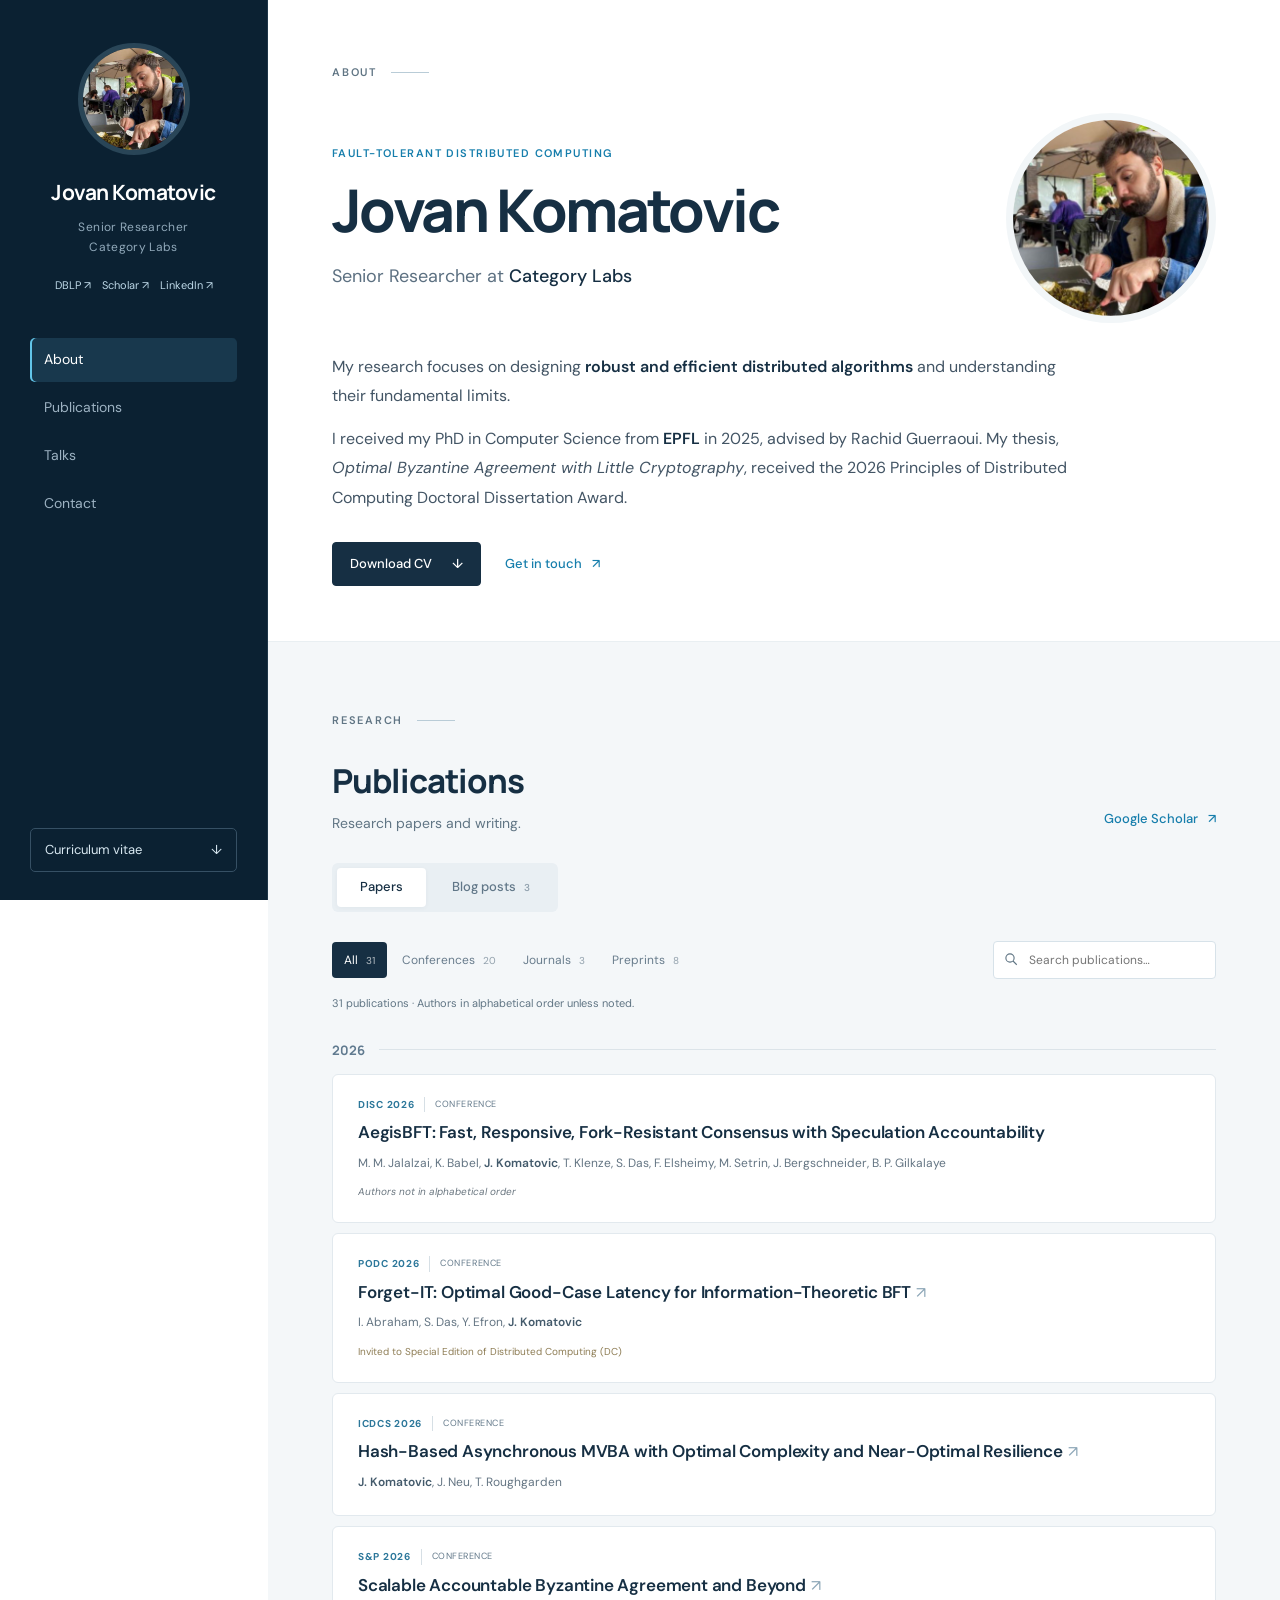
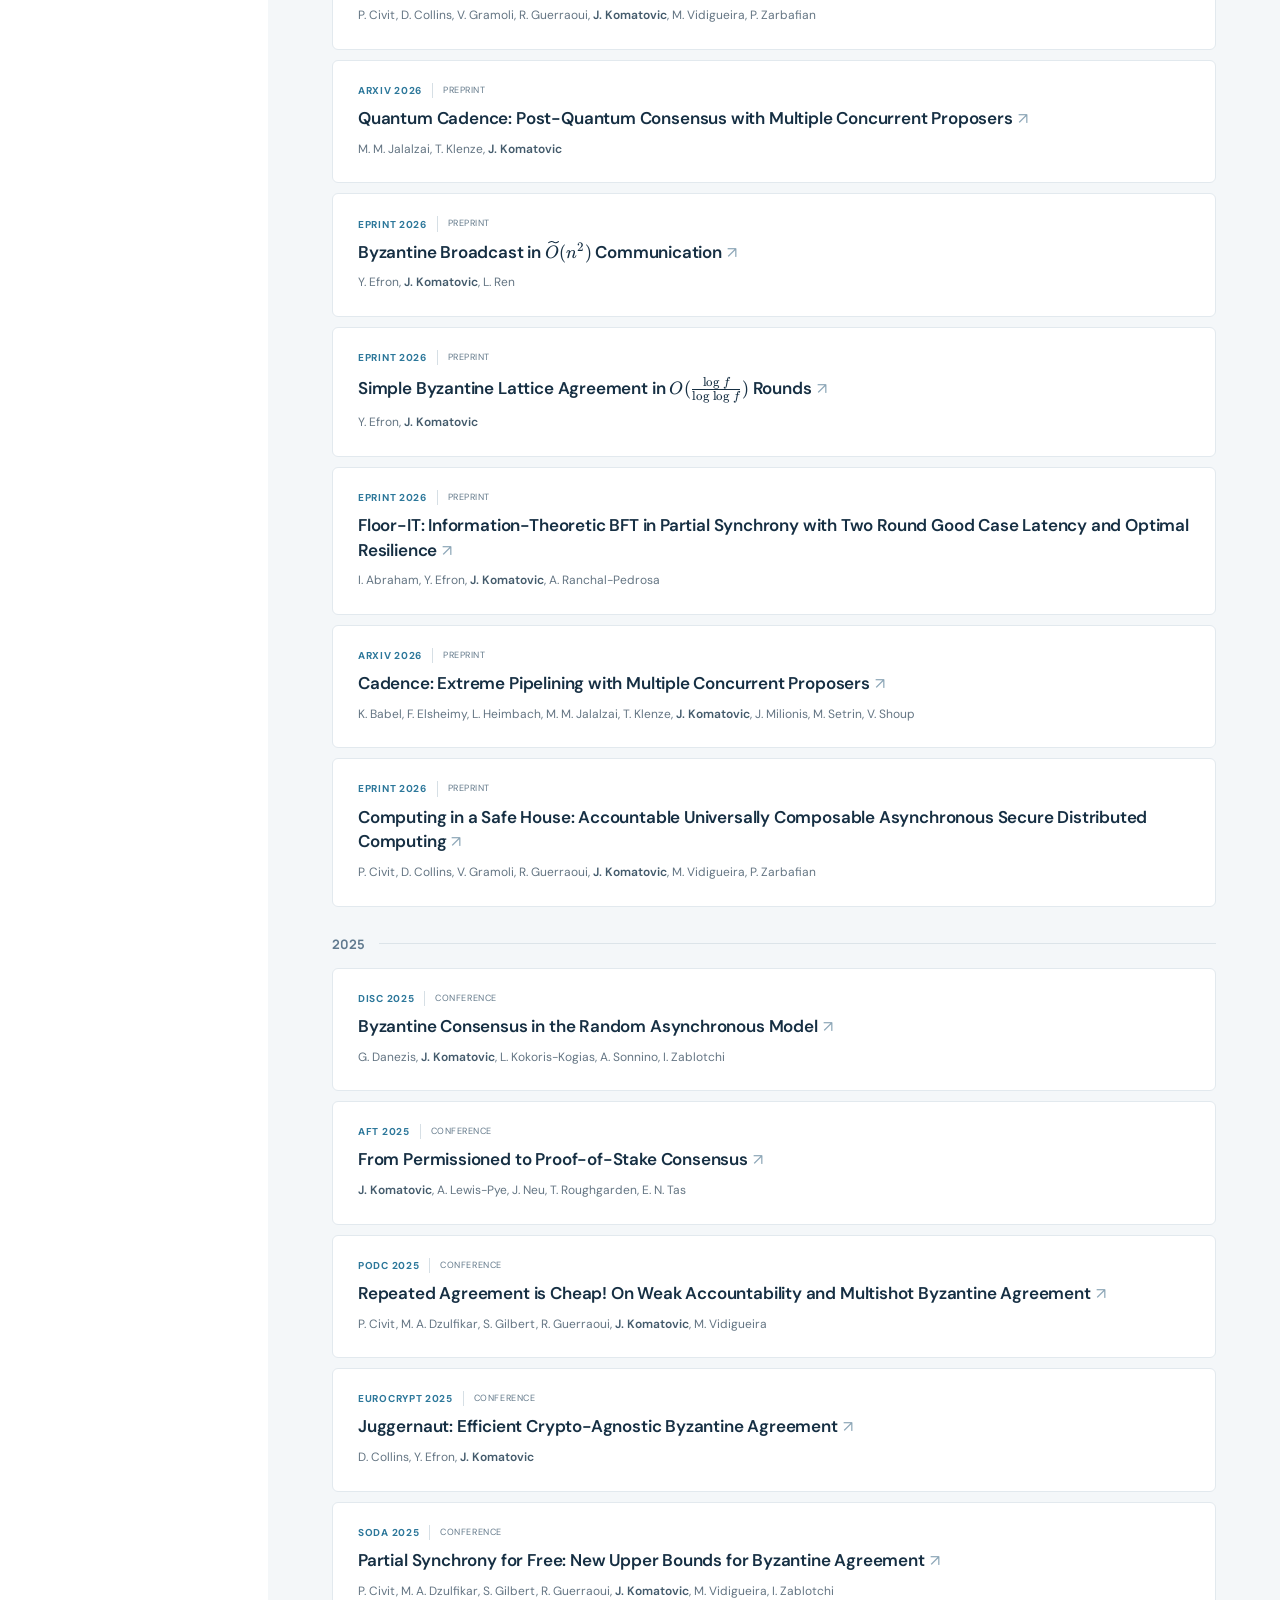
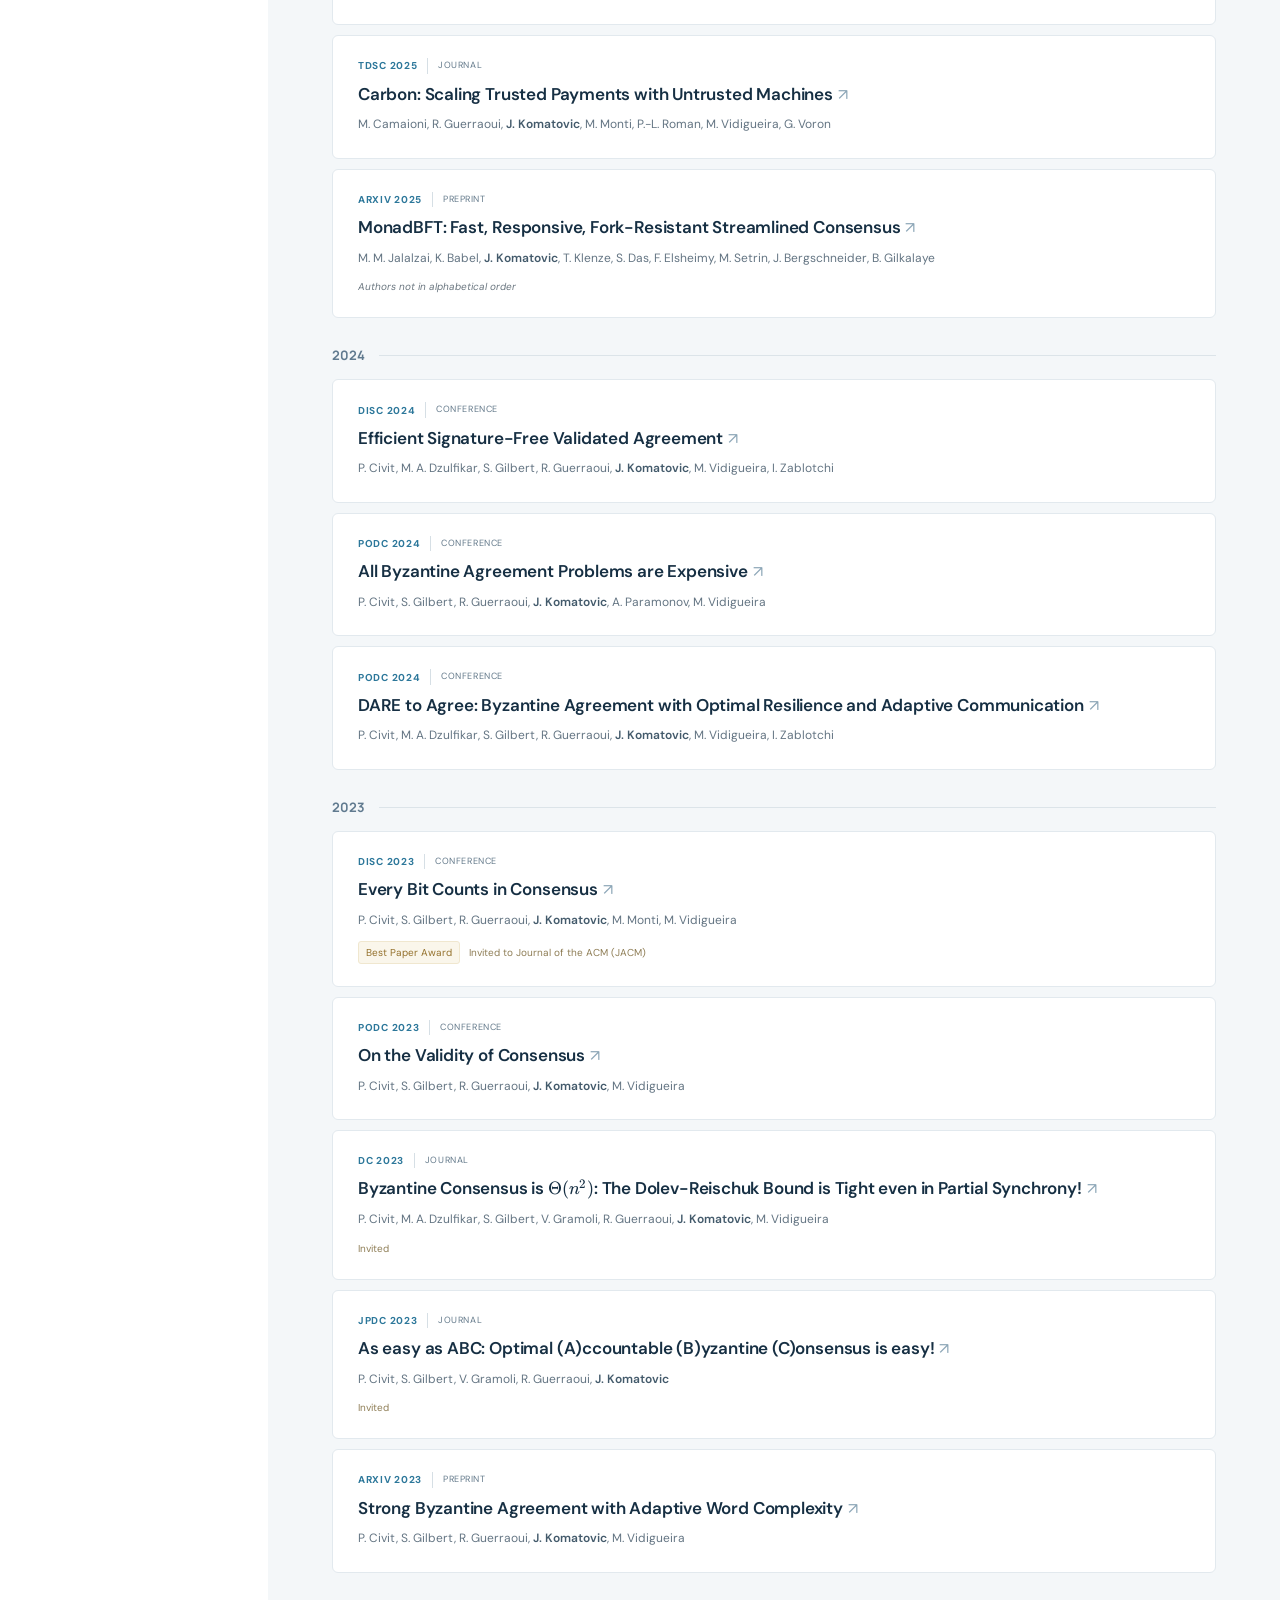
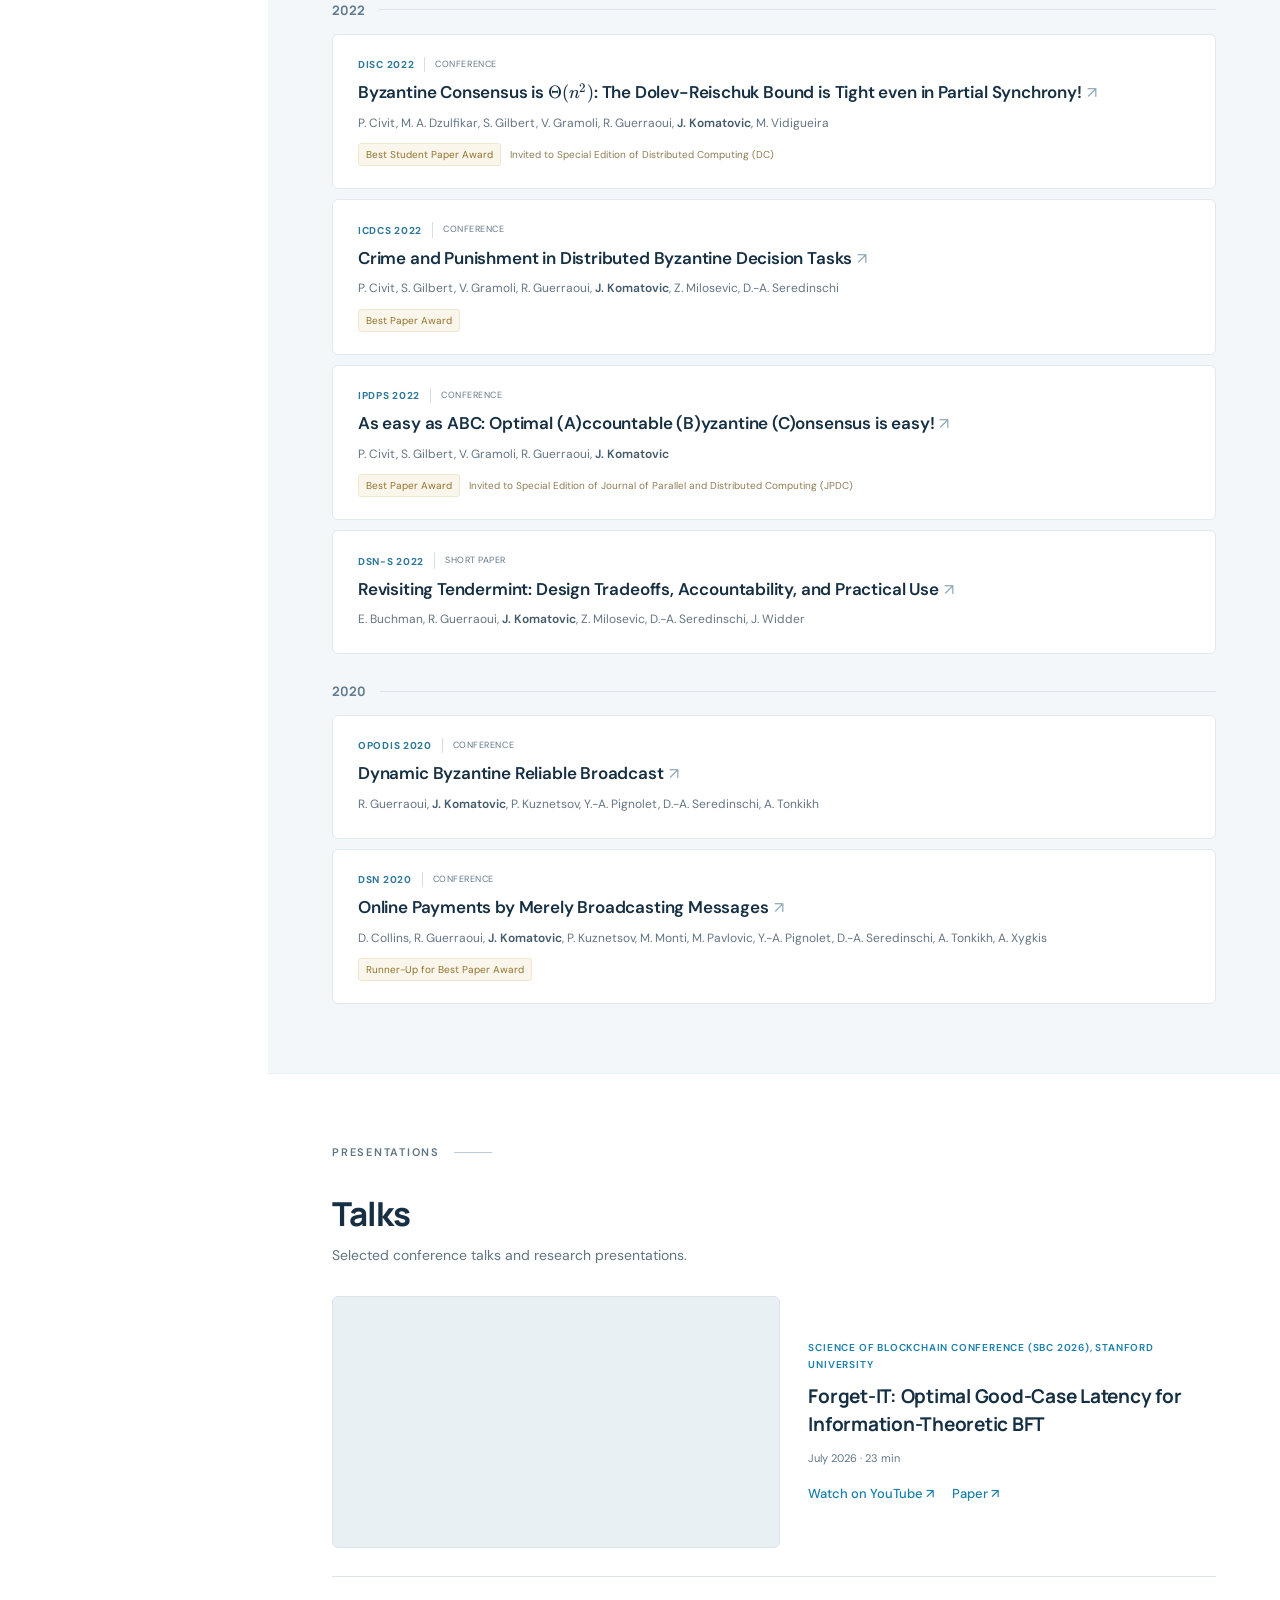
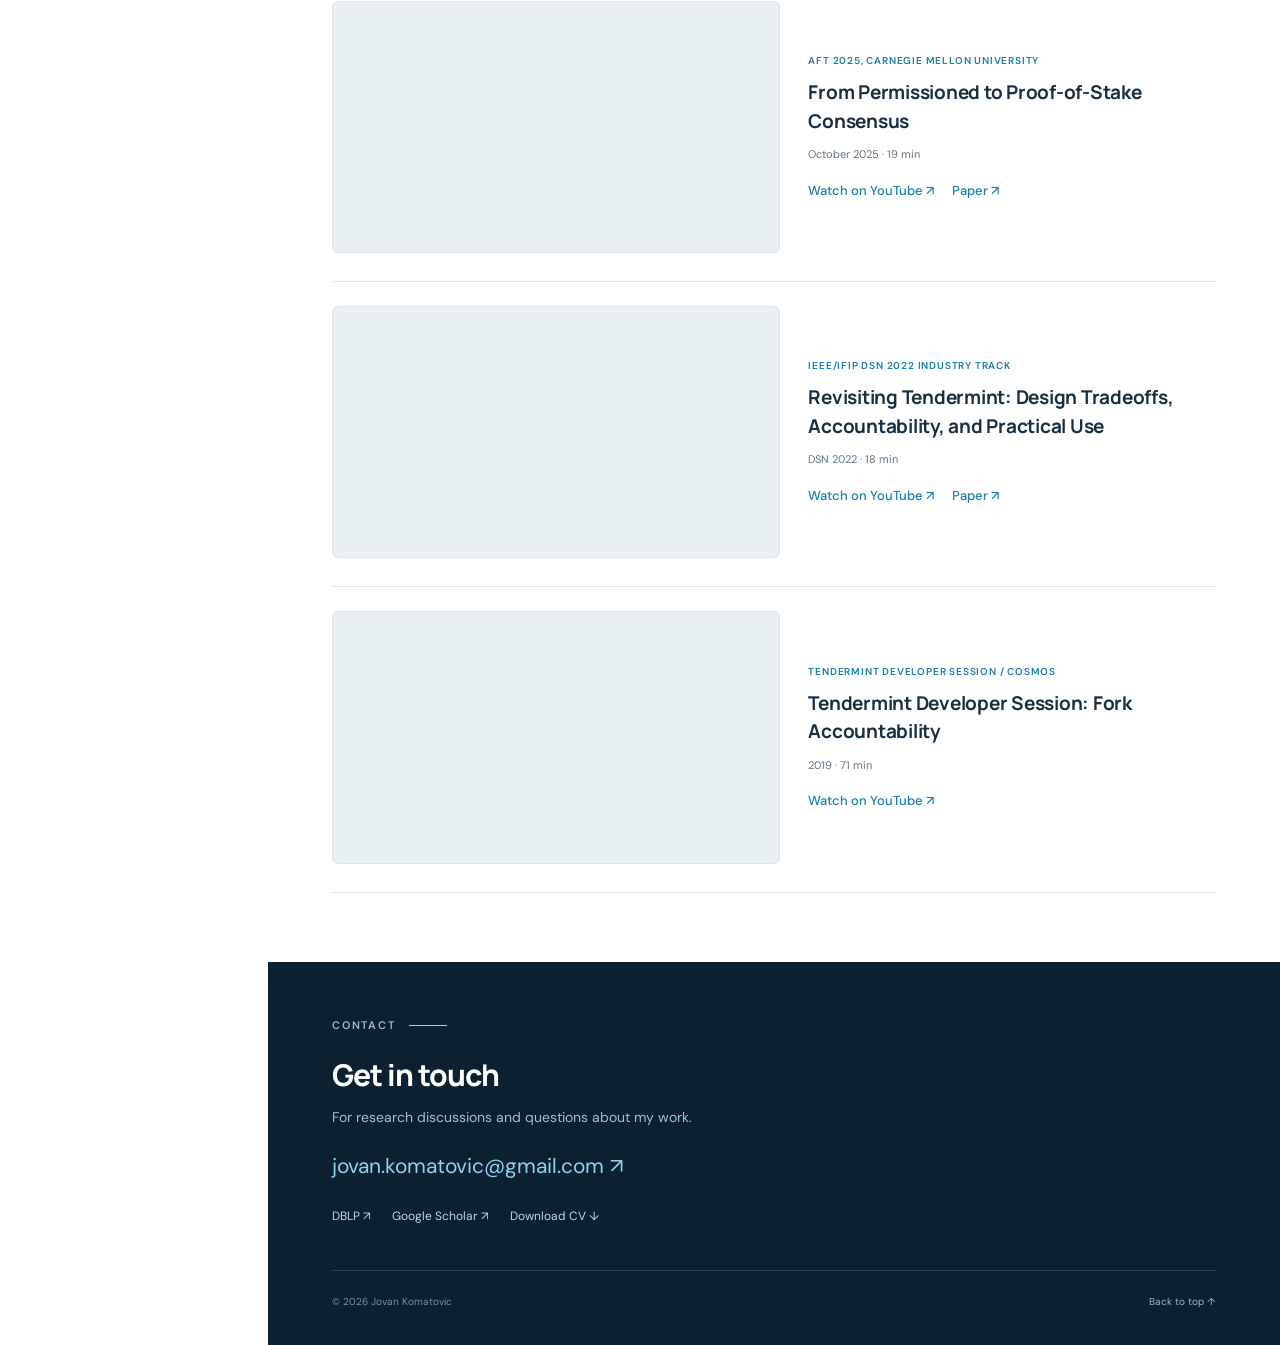
<file: index.html>
<!doctype html>
<html lang="en">
<head>
<meta charset="UTF-8"><meta name="viewport" content="width=device-width,initial-scale=1">
<title>Jovan Komatovic | Distributed Computing</title>
<meta name="description" content="Jovan Komatovic, Senior Researcher at Category Labs. Research on distributed computing, Byzantine fault tolerance, consensus, and the limits of agreement.">
<meta name="theme-color" content="#0b2132">
<meta property="og:title" content="Jovan Komatovic | Distributed Computing"><meta property="og:description" content="Research, publications, and academic work in fault-tolerant distributed computing."><meta property="og:type" content="website">
<link rel="icon" type="image/svg+xml" href="favicon.svg"><link rel="stylesheet" href="katex.min.css"><link rel="stylesheet" href="styles.css"><script src="script.js" defer></script>
</head>
<body>
<a class="skip-link" href="#main">Skip to content</a>
<header class="mobile-bar"><a class="mobile-brand" href="#about">Jovan Komatovic<span style="color:#258bb7">.</span></a><button class="menu-toggle" type="button" aria-expanded="false" aria-controls="sidebar" aria-label="Open navigation"><svg width="18" height="18" viewBox="0 0 24 24" fill="none" stroke="currentColor" stroke-width="1.5"><path d="M4 6h16M4 12h16M4 18h16"/></svg></button></header>
<button class="menu-backdrop" aria-label="Close navigation" tabindex="-1"></button>
<aside class="sidebar" id="sidebar" aria-label="Profile and navigation">
<button class="menu-close" type="button" aria-label="Close navigation">×</button>
<div class="identity"><a href="#about" class="profile-photo-link" aria-label="Jovan Komatovic — home"><img class="profile-photo" src="jovan-komatovic.jpg" alt="Jovan Komatovic" width="112" height="112"></a><a href="#about" class="identity-name">Jovan Komatovic</a><p class="identity-role">Senior Researcher<br>Category Labs</p><div class="profile-links"><a href="https://dblp.org/pid/256/9434.html" target="_blank" rel="noopener noreferrer">DBLP ↗</a><a href="https://scholar.google.com/citations?user=EXXbLXkAAAAJ" target="_blank" rel="noopener noreferrer">Scholar ↗</a><a href="https://rs.linkedin.com/in/jovan-komatovic-494227280" target="_blank" rel="noopener noreferrer">LinkedIn ↗</a></div></div>
<nav class="navigation" aria-label="Main navigation"><a class="nav-link active" href="#about">About</a><a class="nav-link" href="#publications">Publications</a><a class="nav-link" href="#talks">Talks</a><a class="nav-link" href="#contact">Contact</a></nav>
<div class="sidebar-bottom"><a class="sidebar-cv" href="Jovan-Komatovic-CV.pdf" download>Curriculum vitae <span aria-hidden="true">↓</span></a></div>
</aside>
<main id="main">
<section class="section about" id="about"><div class="inner">
<div class="section-label">About</div>
<div class="hero-top"><div><p class="eyebrow">Fault-tolerant distributed computing</p><h1>Jovan Komatovic</h1><p class="role">Senior Researcher at <strong>Category Labs</strong></p></div><img class="hero-photo" src="jovan-komatovic.jpg" alt="Jovan Komatovic" width="210" height="210"></div>
<div class="bio"><p>My research focuses on designing <strong>robust and efficient distributed algorithms</strong> and understanding their fundamental limits.</p><p>I received my PhD in Computer Science from <strong>EPFL</strong> in 2025, advised by Rachid Guerraoui. My thesis, <em>Optimal Byzantine Agreement with Little Cryptography</em>, received the 2026 Principles of Distributed Computing Doctoral Dissertation Award.</p></div>

<div class="hero-actions"><a class="button-primary" href="Jovan-Komatovic-CV.pdf" download>Download CV <span aria-hidden="true">↓</span></a><a class="text-link" href="mailto:jovan.komatovic@gmail.com">Get in touch <span aria-hidden="true">↗</span></a></div>
</div></section>
<section class="section publications" id="publications"><div class="inner">
<div class="section-label">Research</div><div class="section-header"><div><h2>Publications</h2><p class="section-intro">Research papers and writing.</p></div><a class="text-link" href="https://scholar.google.com/citations?user=EXXbLXkAAAAJ" target="_blank" rel="noopener noreferrer">Google Scholar <span aria-hidden="true">↗</span></a></div>
<div class="publication-tabs" role="tablist" aria-label="Publication type"><button id="papers-tab" role="tab" aria-selected="true" aria-controls="papers-panel" tabindex="0" data-view="papers">Papers</button><button id="blogs-tab" role="tab" aria-selected="false" aria-controls="blogs-panel" tabindex="-1" data-view="blogs">Blog posts <span>3</span></button></div><div id="papers-panel" class="publication-panel" role="tabpanel" aria-labelledby="papers-tab"><div class="publication-controls"><div class="filters" role="group" aria-label="Filter publications"><button class="filter" data-filter="all" aria-pressed="true">All <span class="count">31</span></button><button class="filter" data-filter="conference" aria-pressed="false">Conferences <span class="count">20</span></button><button class="filter" data-filter="journal" aria-pressed="false">Journals <span class="count">3</span></button><button class="filter" data-filter="preprint" aria-pressed="false">Preprints <span class="count">8</span></button></div><label class="search"><svg width="15" height="15" viewBox="0 0 20 20" fill="none" stroke="currentColor" stroke-width="1.5" aria-hidden="true"><circle cx="8" cy="8" r="5.5"/><path d="m12 12 5 5"/></svg><span class="sr-only">Search publications</span><input id="publication-search" type="search" placeholder="Search publications…" autocomplete="off"></label></div>
<p class="results-meta"><span id="results-count" aria-live="polite">31 publications</span> · Authors in alphabetical order unless noted.</p>
<div id="publication-list"><div class="year-group"><div class="pub-year" role="heading" aria-level="3">2026</div><div class="pub-list">
<article class="publication" data-category="conference"><div class="pub-meta"><span class="venue" title="International Symposium on Distributed Computing">DISC 2026</span><span class="pub-category">Conference</span></div><h3>AegisBFT: Fast, Responsive, Fork-Resistant Consensus with Speculation Accountability</h3><p class="authors">M. M. Jalalzai, K. Babel, <strong>J. Komatovic</strong>, T. Klenze, S. Das, F. Elsheimy, M. Setrin, J. Bergschneider, B. P. Gilkalaye</p><div class="pub-note"><span class="author-note">Authors not in alphabetical order</span></div></article>
<article class="publication" data-category="conference"><div class="pub-meta"><span class="venue" title="ACM Symposium on Principles of Distributed Computing">PODC 2026</span><span class="pub-category">Conference</span></div><h3><a href="https://eprint.iacr.org/2026/355" target="_blank" rel="noopener noreferrer">Forget-IT: Optimal Good-Case Latency for Information-Theoretic BFT<span class="paper-arrow" aria-hidden="true">↗</span></a></h3><p class="authors">I. Abraham, S. Das, Y. Efron, <strong>J. Komatovic</strong></p><div class="pub-note"><span>Invited to Special Edition of Distributed Computing (DC)</span></div></article>
<article class="publication" data-category="conference"><div class="pub-meta"><span class="venue" title="IEEE International Conference on Distributed Computing Systems">ICDCS 2026</span><span class="pub-category">Conference</span></div><h3><a href="https://doi.org/10.1109/2575-8411.2026.00017" target="_blank" rel="noopener noreferrer">Hash-Based Asynchronous MVBA with Optimal Complexity and Near-Optimal Resilience<span class="paper-arrow" aria-hidden="true">↗</span></a></h3><p class="authors"><strong>J. Komatovic</strong>, J. Neu, T. Roughgarden</p></article>
<article class="publication" data-category="conference"><div class="pub-meta"><span class="venue" title="IEEE Symposium on Security and Privacy">S&amp;P 2026</span><span class="pub-category">Conference</span></div><h3><a href="https://eprint.iacr.org/2025/1277" target="_blank" rel="noopener noreferrer">Scalable Accountable Byzantine Agreement and Beyond<span class="paper-arrow" aria-hidden="true">↗</span></a></h3><p class="authors">P. Civit, D. Collins, V. Gramoli, R. Guerraoui, <strong>J. Komatovic</strong>, M. Vidigueira, P. Zarbafian</p></article>
<article class="publication" data-category="preprint"><div class="pub-meta"><span class="venue" title="arXiv">arXiv 2026</span><span class="pub-category">Preprint</span></div><h3><a href="https://arxiv.org/abs/2610.32803" target="_blank" rel="noopener noreferrer">Quantum Cadence: Post-Quantum Consensus with Multiple Concurrent Proposers<span class="paper-arrow" aria-hidden="true">↗</span></a></h3><p class="authors">M. M. Jalalzai, T. Klenze, <strong>J. Komatovic</strong></p></article>
<article class="publication" data-category="preprint"><div class="pub-meta"><span class="venue" title="ePrint">ePrint 2026</span><span class="pub-category">Preprint</span></div><h3><a href="https://eprint.iacr.org/2026/2504" target="_blank" rel="noopener noreferrer">Byzantine Broadcast in <span class="katex"><span class="katex-mathml"><math xmlns="http://www.w3.org/1998/Math/MathML"><semantics><mrow><mover accent="true"><mi>O</mi><mo stretchy="true">~</mo></mover><mo stretchy="false">(</mo><msup><mi>n</mi><mn>2</mn></msup><mo stretchy="false">)</mo></mrow><annotation encoding="application/x-tex">\widetilde{O}(n^2)</annotation></semantics></math></span><span class="katex-html" aria-hidden="true"><span class="katex-base"><span class="katex-strut" style="height:1.1933em;vertical-align:-0.25em;"></span><span class="mord katex-accent"><span class="vlist-t"><span class="vlist-r"><span class="vlist" style="height:0.9433em;"><span style="top:-3em;"><span class="pstrut" style="height:3em;"></span><span class="mord mathnormal" style="margin-right:0.0278em;">O</span></span><span class="svg-align" style="width:calc(100% - 0.1667em);margin-left:0.1667em;top:-3.6833em;"><span class="pstrut" style="height:3em;"></span><span style="height:0.26em;"><svg xmlns="http://www.w3.org/2000/svg" width="100%" height="0.26em" viewBox="0 0 600 260" preserveAspectRatio="none"><path d="M200 55.538c-77 0-168 73.953-177 73.953-3 0-7
-2.175-9-5.437L2 97c-1-2-2-4-2-6 0-4 2-7 5-9l20-12C116 12 171 0 207 0c86 0
 114 68 191 68 78 0 168-68 177-68 4 0 7 2 9 5l12 19c1 2.175 2 4.35 2 6.525 0
 4.35-2 7.613-5 9.788l-19 13.05c-92 63.077-116.937 75.308-183 76.128
-68.267.847-113-73.952-191-73.952z"/></svg></span></span></span></span></span></span><span class="mopen">(</span><span class="mord"><span class="mord mathnormal">n</span><span class="msupsub"><span class="vlist-t"><span class="vlist-r"><span class="vlist" style="height:0.8141em;"><span style="top:-3.063em;margin-right:0.05em;"><span class="pstrut" style="height:2.7em;"></span><span class="katex-sizing reset-size6 size3 mtight"><span class="mord mtight">2</span></span></span></span></span></span></span></span><span class="mclose">)</span></span></span></span> Communication<span class="paper-arrow" aria-hidden="true">↗</span></a></h3><p class="authors">Y. Efron, <strong>J. Komatovic</strong>, L. Ren</p></article>
<article class="publication" data-category="preprint"><div class="pub-meta"><span class="venue" title="ePrint">ePrint 2026</span><span class="pub-category">Preprint</span></div><h3><a href="https://eprint.iacr.org/2026/2400" target="_blank" rel="noopener noreferrer">Simple Byzantine Lattice Agreement in <span class="katex"><span class="katex-mathml"><math xmlns="http://www.w3.org/1998/Math/MathML"><semantics><mrow><mi>O</mi><mo stretchy="false">(</mo><mfrac><mrow><mi>log</mi><mo>⁡</mo><mi>f</mi></mrow><mrow><mi>log</mi><mo>⁡</mo><mi>log</mi><mo>⁡</mo><mi>f</mi></mrow></mfrac><mo stretchy="false">)</mo></mrow><annotation encoding="application/x-tex">O(\frac{\log f}{\log\log f})</annotation></semantics></math></span><span class="katex-html" aria-hidden="true"><span class="katex-base"><span class="katex-strut" style="height:1.4133em;vertical-align:-0.4811em;"></span><span class="mord mathnormal" style="margin-right:0.0278em;">O</span><span class="mopen">(</span><span class="mord"><span class="mopen nulldelimiter"></span><span class="mfrac"><span class="vlist-t vlist-t2"><span class="vlist-r"><span class="vlist" style="height:0.9322em;"><span style="top:-2.655em;"><span class="pstrut" style="height:3em;"></span><span class="katex-sizing reset-size6 size3 mtight"><span class="mord mtight"><span class="mop mtight"><span class="mtight">l</span><span class="mtight">o</span><span class="mtight" style="margin-right:0.0139em;">g</span></span><span class="mspace mtight" style="margin-right:0.1952em;"></span><span class="mop mtight"><span class="mtight">l</span><span class="mtight">o</span><span class="mtight" style="margin-right:0.0139em;">g</span></span><span class="mspace mtight" style="margin-right:0.1952em;"></span><span class="mord mathnormal mtight" style="margin-right:0.1076em;">f</span></span></span></span><span style="top:-3.23em;"><span class="pstrut" style="height:3em;"></span><span class="frac-line" style="border-bottom-width:0.04em;"></span></span><span style="top:-3.4461em;"><span class="pstrut" style="height:3em;"></span><span class="katex-sizing reset-size6 size3 mtight"><span class="mord mtight"><span class="mop mtight"><span class="mtight">l</span><span class="mtight">o</span><span class="mtight" style="margin-right:0.0139em;">g</span></span><span class="mspace mtight" style="margin-right:0.1952em;"></span><span class="mord mathnormal mtight" style="margin-right:0.1076em;">f</span></span></span></span></span><span class="vlist-s">​</span></span><span class="vlist-r"><span class="vlist" style="height:0.4811em;"><span></span></span></span></span></span><span class="mclose nulldelimiter"></span></span><span class="mclose">)</span></span></span></span> Rounds<span class="paper-arrow" aria-hidden="true">↗</span></a></h3><p class="authors">Y. Efron, <strong>J. Komatovic</strong></p></article>
<article class="publication" data-category="preprint"><div class="pub-meta"><span class="venue" title="ePrint">ePrint 2026</span><span class="pub-category">Preprint</span></div><h3><a href="https://eprint.iacr.org/2026/1496" target="_blank" rel="noopener noreferrer">Floor-IT: Information-Theoretic BFT in Partial Synchrony with Two Round Good Case Latency and Optimal Resilience<span class="paper-arrow" aria-hidden="true">↗</span></a></h3><p class="authors">I. Abraham, Y. Efron, <strong>J. Komatovic</strong>, A. Ranchal-Pedrosa</p></article>
<article class="publication" data-category="preprint"><div class="pub-meta"><span class="venue" title="arXiv">arXiv 2026</span><span class="pub-category">Preprint</span></div><h3><a href="https://arxiv.org/abs/2607.02275" target="_blank" rel="noopener noreferrer">Cadence: Extreme Pipelining with Multiple Concurrent Proposers<span class="paper-arrow" aria-hidden="true">↗</span></a></h3><p class="authors">K. Babel, F. Elsheimy, L. Heimbach, M. M. Jalalzai, T. Klenze, <strong>J. Komatovic</strong>, J. Milionis, M. Setrin, V. Shoup</p></article>
<article class="publication" data-category="preprint"><div class="pub-meta"><span class="venue" title="ePrint">ePrint 2026</span><span class="pub-category">Preprint</span></div><h3><a href="https://eprint.iacr.org/2026/182" target="_blank" rel="noopener noreferrer">Computing in a Safe House: Accountable Universally Composable Asynchronous Secure Distributed Computing<span class="paper-arrow" aria-hidden="true">↗</span></a></h3><p class="authors">P. Civit, D. Collins, V. Gramoli, R. Guerraoui, <strong>J. Komatovic</strong>, M. Vidigueira, P. Zarbafian</p></article>
</div></div>
<div class="year-group"><div class="pub-year" role="heading" aria-level="3">2025</div><div class="pub-list">
<article class="publication" data-category="conference"><div class="pub-meta"><span class="venue" title="International Symposium on Distributed Computing">DISC 2025</span><span class="pub-category">Conference</span></div><h3><a href="https://doi.org/10.4230/LIPIcs.DISC.2025.28" target="_blank" rel="noopener noreferrer">Byzantine Consensus in the Random Asynchronous Model<span class="paper-arrow" aria-hidden="true">↗</span></a></h3><p class="authors">G. Danezis, <strong>J. Komatovic</strong>, L. Kokoris-Kogias, A. Sonnino, I. Zablotchi</p></article>
<article class="publication" data-category="conference"><div class="pub-meta"><span class="venue" title="Advances in Financial Technologies">AFT 2025</span><span class="pub-category">Conference</span></div><h3><a href="https://doi.org/10.4230/LIPIcs.AFT.2025.18" target="_blank" rel="noopener noreferrer">From Permissioned to Proof-of-Stake Consensus<span class="paper-arrow" aria-hidden="true">↗</span></a></h3><p class="authors"><strong>J. Komatovic</strong>, A. Lewis-Pye, J. Neu, T. Roughgarden, E. N. Tas</p></article>
<article class="publication" data-category="conference"><div class="pub-meta"><span class="venue" title="ACM Symposium on Principles of Distributed Computing">PODC 2025</span><span class="pub-category">Conference</span></div><h3><a href="https://doi.org/10.1145/3732772.3733520" target="_blank" rel="noopener noreferrer">Repeated Agreement is Cheap! On Weak Accountability and Multishot Byzantine Agreement<span class="paper-arrow" aria-hidden="true">↗</span></a></h3><p class="authors">P. Civit, M. A. Dzulfikar, S. Gilbert, R. Guerraoui, <strong>J. Komatovic</strong>, M. Vidigueira</p></article>
<article class="publication" data-category="conference"><div class="pub-meta"><span class="venue" title="International Conference on the Theory and Applications of Cryptographic Techniques">Eurocrypt 2025</span><span class="pub-category">Conference</span></div><h3><a href="https://doi.org/10.1007/978-3-031-91092-0_3" target="_blank" rel="noopener noreferrer">Juggernaut: Efficient Crypto-Agnostic Byzantine Agreement<span class="paper-arrow" aria-hidden="true">↗</span></a></h3><p class="authors">D. Collins, Y. Efron, <strong>J. Komatovic</strong></p></article>
<article class="publication" data-category="conference"><div class="pub-meta"><span class="venue" title="ACM-SIAM Symposium on Discrete Algorithms">SODA 2025</span><span class="pub-category">Conference</span></div><h3><a href="https://doi.org/10.1137/1.9781611978322.144" target="_blank" rel="noopener noreferrer">Partial Synchrony for Free: New Upper Bounds for Byzantine Agreement<span class="paper-arrow" aria-hidden="true">↗</span></a></h3><p class="authors">P. Civit, M. A. Dzulfikar, S. Gilbert, R. Guerraoui, <strong>J. Komatovic</strong>, M. Vidigueira, I. Zablotchi</p></article>
<article class="publication" data-category="journal"><div class="pub-meta"><span class="venue" title="IEEE Transactions on Dependable and Secure Computing">TDSC 2025</span><span class="pub-category">Journal</span></div><h3><a href="https://doi.org/10.1109/TDSC.2024.3428617" target="_blank" rel="noopener noreferrer">Carbon: Scaling Trusted Payments with Untrusted Machines<span class="paper-arrow" aria-hidden="true">↗</span></a></h3><p class="authors">M. Camaioni, R. Guerraoui, <strong>J. Komatovic</strong>, M. Monti, P.-L. Roman, M. Vidigueira, G. Voron</p></article>
<article class="publication" data-category="preprint"><div class="pub-meta"><span class="venue" title="arXiv">arXiv 2025</span><span class="pub-category">Preprint</span></div><h3><a href="https://arxiv.org/abs/2502.20692" target="_blank" rel="noopener noreferrer">MonadBFT: Fast, Responsive, Fork-Resistant Streamlined Consensus<span class="paper-arrow" aria-hidden="true">↗</span></a></h3><p class="authors">M. M. Jalalzai, K. Babel, <strong>J. Komatovic</strong>, T. Klenze, S. Das, F. Elsheimy, M. Setrin, J. Bergschneider, B. Gilkalaye</p><div class="pub-note"><span class="author-note">Authors not in alphabetical order</span></div></article>
</div></div>
<div class="year-group"><div class="pub-year" role="heading" aria-level="3">2024</div><div class="pub-list">
<article class="publication" data-category="conference"><div class="pub-meta"><span class="venue" title="International Symposium on Distributed Computing">DISC 2024</span><span class="pub-category">Conference</span></div><h3><a href="https://doi.org/10.4230/LIPIcs.DISC.2024.14" target="_blank" rel="noopener noreferrer">Efficient Signature-Free Validated Agreement<span class="paper-arrow" aria-hidden="true">↗</span></a></h3><p class="authors">P. Civit, M. A. Dzulfikar, S. Gilbert, R. Guerraoui, <strong>J. Komatovic</strong>, M. Vidigueira, I. Zablotchi</p></article>
<article class="publication" data-category="conference"><div class="pub-meta"><span class="venue" title="ACM Symposium on Principles of Distributed Computing">PODC 2024</span><span class="pub-category">Conference</span></div><h3><a href="https://arxiv.org/abs/2311.08060" target="_blank" rel="noopener noreferrer">All Byzantine Agreement Problems are Expensive<span class="paper-arrow" aria-hidden="true">↗</span></a></h3><p class="authors">P. Civit, S. Gilbert, R. Guerraoui, <strong>J. Komatovic</strong>, A. Paramonov, M. Vidigueira</p></article>
<article class="publication" data-category="conference"><div class="pub-meta"><span class="venue" title="ACM Symposium on Principles of Distributed Computing">PODC 2024</span><span class="pub-category">Conference</span></div><h3><a href="https://eprint.iacr.org/2024/403" target="_blank" rel="noopener noreferrer">DARE to Agree: Byzantine Agreement with Optimal Resilience and Adaptive Communication<span class="paper-arrow" aria-hidden="true">↗</span></a></h3><p class="authors">P. Civit, M. A. Dzulfikar, S. Gilbert, R. Guerraoui, <strong>J. Komatovic</strong>, M. Vidigueira, I. Zablotchi</p></article>
</div></div>
<div class="year-group"><div class="pub-year" role="heading" aria-level="3">2023</div><div class="pub-list">
<article class="publication" data-category="conference"><div class="pub-meta"><span class="venue" title="International Symposium on Distributed Computing">DISC 2023</span><span class="pub-category">Conference</span></div><h3><a href="https://arxiv.org/abs/2306.00431" target="_blank" rel="noopener noreferrer">Every Bit Counts in Consensus<span class="paper-arrow" aria-hidden="true">↗</span></a></h3><p class="authors">P. Civit, S. Gilbert, R. Guerraoui, <strong>J. Komatovic</strong>, M. Monti, M. Vidigueira</p><div class="pub-note"><span class="award-badge">Best Paper Award</span><span>Invited to Journal of the ACM (JACM)</span></div></article>
<article class="publication" data-category="conference"><div class="pub-meta"><span class="venue" title="ACM Symposium on Principles of Distributed Computing">PODC 2023</span><span class="pub-category">Conference</span></div><h3><a href="https://arxiv.org/abs/2301.04920" target="_blank" rel="noopener noreferrer">On the Validity of Consensus<span class="paper-arrow" aria-hidden="true">↗</span></a></h3><p class="authors">P. Civit, S. Gilbert, R. Guerraoui, <strong>J. Komatovic</strong>, M. Vidigueira</p></article>
<article class="publication" data-category="journal"><div class="pub-meta"><span class="venue" title="Distributed Computing">DC 2023</span><span class="pub-category">Journal</span></div><h3><a href="https://doi.org/10.1007/s00446-023-00458-w" target="_blank" rel="noopener noreferrer">Byzantine Consensus is <span class="katex"><span class="katex-mathml"><math xmlns="http://www.w3.org/1998/Math/MathML"><semantics><mrow><mi mathvariant="normal">Θ</mi><mo stretchy="false">(</mo><msup><mi>n</mi><mn>2</mn></msup><mo stretchy="false">)</mo></mrow><annotation encoding="application/x-tex">\Theta(n^2)</annotation></semantics></math></span><span class="katex-html" aria-hidden="true"><span class="katex-base"><span class="katex-strut" style="height:1.0641em;vertical-align:-0.25em;"></span><span class="mord">Θ</span><span class="mopen">(</span><span class="mord"><span class="mord mathnormal">n</span><span class="msupsub"><span class="vlist-t"><span class="vlist-r"><span class="vlist" style="height:0.8141em;"><span style="top:-3.063em;margin-right:0.05em;"><span class="pstrut" style="height:2.7em;"></span><span class="katex-sizing reset-size6 size3 mtight"><span class="mord mtight">2</span></span></span></span></span></span></span></span><span class="mclose">)</span></span></span></span>: The Dolev-Reischuk Bound is Tight even in Partial Synchrony!<span class="paper-arrow" aria-hidden="true">↗</span></a></h3><p class="authors">P. Civit, M. A. Dzulfikar, S. Gilbert, V. Gramoli, R. Guerraoui, <strong>J. Komatovic</strong>, M. Vidigueira</p><div class="pub-note"><span>Invited</span></div></article>
<article class="publication" data-category="journal"><div class="pub-meta"><span class="venue" title="Journal of Parallel and Distributed Computing">JPDC 2023</span><span class="pub-category">Journal</span></div><h3><a href="https://doi.org/10.1016/j.jpdc.2023.104743" target="_blank" rel="noopener noreferrer">As easy as ABC: Optimal (A)ccountable (B)yzantine (C)onsensus is easy!<span class="paper-arrow" aria-hidden="true">↗</span></a></h3><p class="authors">P. Civit, S. Gilbert, V. Gramoli, R. Guerraoui, <strong>J. Komatovic</strong></p><div class="pub-note"><span>Invited</span></div></article>
<article class="publication" data-category="preprint"><div class="pub-meta"><span class="venue" title="arXiv">arXiv 2023</span><span class="pub-category">Preprint</span></div><h3><a href="https://arxiv.org/abs/2308.03524" target="_blank" rel="noopener noreferrer">Strong Byzantine Agreement with Adaptive Word Complexity<span class="paper-arrow" aria-hidden="true">↗</span></a></h3><p class="authors">P. Civit, S. Gilbert, R. Guerraoui, <strong>J. Komatovic</strong>, M. Vidigueira</p></article>
</div></div>
<div class="year-group"><div class="pub-year" role="heading" aria-level="3">2022</div><div class="pub-list">
<article class="publication" data-category="conference"><div class="pub-meta"><span class="venue" title="International Symposium on Distributed Computing">DISC 2022</span><span class="pub-category">Conference</span></div><h3><a href="https://doi.org/10.4230/LIPIcs.DISC.2022.14" target="_blank" rel="noopener noreferrer">Byzantine Consensus is <span class="katex"><span class="katex-mathml"><math xmlns="http://www.w3.org/1998/Math/MathML"><semantics><mrow><mi mathvariant="normal">Θ</mi><mo stretchy="false">(</mo><msup><mi>n</mi><mn>2</mn></msup><mo stretchy="false">)</mo></mrow><annotation encoding="application/x-tex">\Theta(n^2)</annotation></semantics></math></span><span class="katex-html" aria-hidden="true"><span class="katex-base"><span class="katex-strut" style="height:1.0641em;vertical-align:-0.25em;"></span><span class="mord">Θ</span><span class="mopen">(</span><span class="mord"><span class="mord mathnormal">n</span><span class="msupsub"><span class="vlist-t"><span class="vlist-r"><span class="vlist" style="height:0.8141em;"><span style="top:-3.063em;margin-right:0.05em;"><span class="pstrut" style="height:2.7em;"></span><span class="katex-sizing reset-size6 size3 mtight"><span class="mord mtight">2</span></span></span></span></span></span></span></span><span class="mclose">)</span></span></span></span>: The Dolev-Reischuk Bound is Tight even in Partial Synchrony!<span class="paper-arrow" aria-hidden="true">↗</span></a></h3><p class="authors">P. Civit, M. A. Dzulfikar, S. Gilbert, V. Gramoli, R. Guerraoui, <strong>J. Komatovic</strong>, M. Vidigueira</p><div class="pub-note"><span class="award-badge">Best Student Paper Award</span><span>Invited to Special Edition of Distributed Computing (DC)</span></div></article>
<article class="publication" data-category="conference"><div class="pub-meta"><span class="venue" title="IEEE International Conference on Distributed Computing Systems">ICDCS 2022</span><span class="pub-category">Conference</span></div><h3><a href="https://doi.org/10.1109/ICDCS54860.2022.00013" target="_blank" rel="noopener noreferrer">Crime and Punishment in Distributed Byzantine Decision Tasks<span class="paper-arrow" aria-hidden="true">↗</span></a></h3><p class="authors">P. Civit, S. Gilbert, V. Gramoli, R. Guerraoui, <strong>J. Komatovic</strong>, Z. Milosevic, D.-A. Seredinschi</p><div class="pub-note"><span class="award-badge">Best Paper Award</span></div></article>
<article class="publication" data-category="conference"><div class="pub-meta"><span class="venue" title="IEEE International Parallel &amp; Distributed Processing Symposium">IPDPS 2022</span><span class="pub-category">Conference</span></div><h3><a href="https://doi.org/10.1109/IPDPS53621.2022.00061" target="_blank" rel="noopener noreferrer">As easy as ABC: Optimal (A)ccountable (B)yzantine (C)onsensus is easy!<span class="paper-arrow" aria-hidden="true">↗</span></a></h3><p class="authors">P. Civit, S. Gilbert, V. Gramoli, R. Guerraoui, <strong>J. Komatovic</strong></p><div class="pub-note"><span class="award-badge">Best Paper Award</span><span>Invited to Special Edition of Journal of Parallel and Distributed Computing (JPDC)</span></div></article>
<article class="publication" data-category="short"><div class="pub-meta"><span class="venue" title="IEEE/IFIP International Conference on Dependable Systems and Networks (Supplements)">DSN-S 2022</span><span class="pub-category">Short paper</span></div><h3><a href="https://doi.org/10.1109/DSN-S54099.2022.00014" target="_blank" rel="noopener noreferrer">Revisiting Tendermint: Design Tradeoffs, Accountability, and Practical Use<span class="paper-arrow" aria-hidden="true">↗</span></a></h3><p class="authors">E. Buchman, R. Guerraoui, <strong>J. Komatovic</strong>, Z. Milosevic, D.-A. Seredinschi, J. Widder</p></article>
</div></div>
<div class="year-group"><div class="pub-year" role="heading" aria-level="3">2020</div><div class="pub-list">
<article class="publication" data-category="conference"><div class="pub-meta"><span class="venue" title="International Conference on Principles of Distributed Systems">OPODIS 2020</span><span class="pub-category">Conference</span></div><h3><a href="https://doi.org/10.4230/LIPIcs.OPODIS.2020.23" target="_blank" rel="noopener noreferrer">Dynamic Byzantine Reliable Broadcast<span class="paper-arrow" aria-hidden="true">↗</span></a></h3><p class="authors">R. Guerraoui, <strong>J. Komatovic</strong>, P. Kuznetsov, Y.-A. Pignolet, D.-A. Seredinschi, A. Tonkikh</p></article>
<article class="publication" data-category="conference"><div class="pub-meta"><span class="venue" title="IEEE/IFIP International Conference on Dependable Systems and Networks">DSN 2020</span><span class="pub-category">Conference</span></div><h3><a href="https://doi.org/10.1109/DSN48063.2020.00023" target="_blank" rel="noopener noreferrer">Online Payments by Merely Broadcasting Messages<span class="paper-arrow" aria-hidden="true">↗</span></a></h3><p class="authors">D. Collins, R. Guerraoui, <strong>J. Komatovic</strong>, P. Kuznetsov, M. Monti, M. Pavlovic, Y.-A. Pignolet, D.-A. Seredinschi, A. Tonkikh, A. Xygkis</p><div class="pub-note"><span class="award-badge">Runner-Up for Best Paper Award</span></div></article>
</div></div></div><p id="empty-state" class="empty-state" hidden>No publications match. Try another keyword or select a different category.</p>
<noscript><p class="section-intro">All publications are shown. Enable JavaScript to use search and category filters.</p></noscript></div><div id="blogs-panel" class="publication-panel" role="tabpanel" aria-labelledby="blogs-tab" hidden><p class="blog-intro">Writing with collaborators on <a href="https://decentralizedthoughts.github.io/" target="_blank" rel="noopener noreferrer">Decentralized Thoughts</a>.</p><div class="blog-list"><article class="blog-post"><div class="pub-meta"><span class="venue">Decentralized Thoughts</span><time class="blog-date" datetime="2026-10-23">October 23, 2026</time></div><h3><a href="https://decentralizedthoughts.github.io/2026-10-23-subcubic-broadcast/" target="_blank" rel="noopener noreferrer">Authenticated Broadcast in <span class="katex"><span class="katex-mathml"><math xmlns="http://www.w3.org/1998/Math/MathML"><semantics><mrow><mover accent="true"><mi>O</mi><mo stretchy="true">~</mo></mover><mo stretchy="false">(</mo><msup><mi>n</mi><mn>2.5</mn></msup><mo stretchy="false">)</mo></mrow><annotation encoding="application/x-tex">\widetilde{O}(n^{2.5})</annotation></semantics></math></span><span class="katex-html" aria-hidden="true"><span class="katex-base"><span class="katex-strut" style="height:1.1933em;vertical-align:-0.25em;"></span><span class="mord katex-accent"><span class="vlist-t"><span class="vlist-r"><span class="vlist" style="height:0.9433em;"><span style="top:-3em;"><span class="pstrut" style="height:3em;"></span><span class="mord mathnormal" style="margin-right:0.0278em;">O</span></span><span class="svg-align" style="width:calc(100% - 0.1667em);margin-left:0.1667em;top:-3.6833em;"><span class="pstrut" style="height:3em;"></span><span style="height:0.26em;"><svg xmlns="http://www.w3.org/2000/svg" width="100%" height="0.26em" viewBox="0 0 600 260" preserveAspectRatio="none"><path d="M200 55.538c-77 0-168 73.953-177 73.953-3 0-7
-2.175-9-5.437L2 97c-1-2-2-4-2-6 0-4 2-7 5-9l20-12C116 12 171 0 207 0c86 0
 114 68 191 68 78 0 168-68 177-68 4 0 7 2 9 5l12 19c1 2.175 2 4.35 2 6.525 0
 4.35-2 7.613-5 9.788l-19 13.05c-92 63.077-116.937 75.308-183 76.128
-68.267.847-113-73.952-191-73.952z"/></svg></span></span></span></span></span></span><span class="mopen">(</span><span class="mord"><span class="mord mathnormal">n</span><span class="msupsub"><span class="vlist-t"><span class="vlist-r"><span class="vlist" style="height:0.8141em;"><span style="top:-3.063em;margin-right:0.05em;"><span class="pstrut" style="height:2.7em;"></span><span class="katex-sizing reset-size6 size3 mtight"><span class="mord mtight"><span class="mord mtight">2.5</span></span></span></span></span></span></span></span></span><span class="mclose">)</span></span></span></span> Communication <span class="paper-arrow" aria-hidden="true">↗</span></a></h3><p class="authors">Yuval Efron, <strong>Jovan Komatovic</strong>, Ling Ren</p><p class="blog-description">An elementary deterministic Byzantine broadcast protocol with subcubic communication, using digital signatures and a sparse communication graph.</p><a class="text-link" href="https://decentralizedthoughts.github.io/2026-10-23-subcubic-broadcast/" target="_blank" rel="noopener noreferrer">Read post <span aria-hidden="true">↗</span></a></article><article class="blog-post"><div class="pub-meta"><span class="venue">Decentralized Thoughts</span><time class="blog-date" datetime="2026-07-12">July 12, 2026</time></div><h3><a href="https://decentralizedthoughts.github.io/2026-07-12-fast-IT-BFT/" target="_blank" rel="noopener noreferrer">Two Round Information-Theoretic Chained BFT at <span class="katex"><span class="katex-mathml"><math xmlns="http://www.w3.org/1998/Math/MathML"><semantics><mrow><mi>n</mi><mo>=</mo><mn>5</mn><mi>f</mi><mo>−</mo><mn>1</mn></mrow><annotation encoding="application/x-tex">n=5f-1</annotation></semantics></math></span><span class="katex-html" aria-hidden="true"><span class="katex-base"><span class="katex-strut" style="height:0.4306em;"></span><span class="mord mathnormal">n</span><span class="mspace" style="margin-right:0.2778em;"></span><span class="mrel">=</span><span class="mspace" style="margin-right:0.2778em;"></span></span><span class="katex-base"><span class="katex-strut" style="height:0.8889em;vertical-align:-0.1944em;"></span><span class="mord">5</span><span class="mord mathnormal" style="margin-right:0.1076em;">f</span><span class="mspace" style="margin-right:0.2222em;"></span><span class="mbin">−</span><span class="mspace" style="margin-right:0.2222em;"></span></span><span class="katex-base"><span class="katex-strut" style="height:0.6444em;"></span><span class="mord">1</span></span></span></span> <span class="paper-arrow" aria-hidden="true">↗</span></a></h3><p class="authors">Ittai Abraham, Sourav Das, Yuval Efron, <strong>Jovan Komatovic</strong>, Alejandro Ranchal-Pedrosa, Gilad Stern</p><p class="blog-description">Signature-free chained BFT with two-round good-case block latency for <span class="katex"><span class="katex-mathml"><math xmlns="http://www.w3.org/1998/Math/MathML"><semantics><mrow><mi>n</mi><mo>=</mo><mn>5</mn><mi>f</mi><mo>−</mo><mn>1</mn></mrow><annotation encoding="application/x-tex">n=5f-1</annotation></semantics></math></span><span class="katex-html" aria-hidden="true"><span class="katex-base"><span class="katex-strut" style="height:0.4306em;"></span><span class="mord mathnormal">n</span><span class="mspace" style="margin-right:0.2778em;"></span><span class="mrel">=</span><span class="mspace" style="margin-right:0.2778em;"></span></span><span class="katex-base"><span class="katex-strut" style="height:0.8889em;vertical-align:-0.1944em;"></span><span class="mord">5</span><span class="mord mathnormal" style="margin-right:0.1076em;">f</span><span class="mspace" style="margin-right:0.2222em;"></span><span class="mbin">−</span><span class="mspace" style="margin-right:0.2222em;"></span></span><span class="katex-base"><span class="katex-strut" style="height:0.6444em;"></span><span class="mord">1</span></span></span></span> and <span class="katex"><span class="katex-mathml"><math xmlns="http://www.w3.org/1998/Math/MathML"><semantics><mrow><mi>f</mi><mo>≥</mo><mn>2</mn></mrow><annotation encoding="application/x-tex">f\ge 2</annotation></semantics></math></span><span class="katex-html" aria-hidden="true"><span class="katex-base"><span class="katex-strut" style="height:0.8889em;vertical-align:-0.1944em;"></span><span class="mord mathnormal" style="margin-right:0.1076em;">f</span><span class="mspace" style="margin-right:0.2778em;"></span><span class="mrel">≥</span><span class="mspace" style="margin-right:0.2778em;"></span></span><span class="katex-base"><span class="katex-strut" style="height:0.6444em;"></span><span class="mord">2</span></span></span></span>.</p><a class="text-link" href="https://decentralizedthoughts.github.io/2026-07-12-fast-IT-BFT/" target="_blank" rel="noopener noreferrer">Read post <span aria-hidden="true">↗</span></a></article><article class="blog-post"><div class="pub-meta"><span class="venue">Decentralized Thoughts</span><time class="blog-date" datetime="2026-06-05">June 5, 2026</time></div><h3><a href="https://decentralizedthoughts.github.io/2026-06-05-IT-Kuplex/" target="_blank" rel="noopener noreferrer">Information-Theoretic Kuplex <span class="paper-arrow" aria-hidden="true">↗</span></a></h3><p class="authors">Ittai Abraham, Sourav Das, Yuval Efron, <strong>Jovan Komatovic</strong>, Gilad Stern</p><p class="blog-description">An information-theoretic Simplex/Kuplex variant with robust three-delay good-case latency, using authenticated channels without digital signatures.</p><a class="text-link" href="https://decentralizedthoughts.github.io/2026-06-05-IT-Kuplex/" target="_blank" rel="noopener noreferrer">Read post <span aria-hidden="true">↗</span></a></article></div><p class="acknowledgment">Also acknowledged for feedback on <a href="https://decentralizedthoughts.github.io/2026-04-26-complex/" target="_blank" rel="noopener noreferrer">From Simplex to Complex</a> by Ittai Abraham.</p></div>
</div></section>
<section class="section talks" id="talks"><div class="inner"><div class="section-label">Presentations</div><h2>Talks</h2><p class="section-intro">Selected conference talks and research presentations.</p><div class="talks-list"><article class="talk-card"><div class="talk-video"><iframe src="https://www.youtube-nocookie.com/embed/4zGAI8pwIks" title="Forget-IT: Optimal Good-Case Latency for Information-Theoretic BFT — Jovan Komatovic at Science of Blockchain Conference (SBC 2026), Stanford University" loading="lazy" referrerpolicy="strict-origin-when-cross-origin" allow="accelerometer; autoplay; clipboard-write; encrypted-media; gyroscope; picture-in-picture; web-share" allowfullscreen></iframe></div><div class="talk-info"><p class="talk-venue">Science of Blockchain Conference (SBC 2026), Stanford University</p><h3>Forget-IT: Optimal Good-Case Latency for Information-Theoretic BFT</h3><p class="talk-date">July 2026 · 23 min</p><div class="talk-links"><a class="text-link" href="https://www.youtube.com/watch?v=4zGAI8pwIks" target="_blank" rel="noopener noreferrer">Watch on YouTube ↗</a><a class="text-link" href="https://eprint.iacr.org/2026/355" target="_blank" rel="noopener noreferrer">Paper ↗</a></div></div></article><article class="talk-card"><div class="talk-video"><iframe src="https://www.youtube-nocookie.com/embed/DnVIUxcpLHg" title="From Permissioned to Proof-of-Stake Consensus — Jovan Komatovic at AFT 2025, Carnegie Mellon University" loading="lazy" referrerpolicy="strict-origin-when-cross-origin" allow="accelerometer; autoplay; clipboard-write; encrypted-media; gyroscope; picture-in-picture; web-share" allowfullscreen></iframe></div><div class="talk-info"><p class="talk-venue">AFT 2025, Carnegie Mellon University</p><h3>From Permissioned to Proof-of-Stake Consensus</h3><p class="talk-date">October 2025 · 19 min</p><div class="talk-links"><a class="text-link" href="https://www.youtube.com/watch?v=DnVIUxcpLHg" target="_blank" rel="noopener noreferrer">Watch on YouTube ↗</a><a class="text-link" href="https://eprint.iacr.org/2025/1139" target="_blank" rel="noopener noreferrer">Paper ↗</a></div></div></article><article class="talk-card"><div class="talk-video"><iframe src="https://www.youtube-nocookie.com/embed/UCuNBukWfAM" title="Revisiting Tendermint: Design Tradeoffs, Accountability, and Practical Use — Jovan Komatovic at IEEE/IFIP DSN 2022 Industry Track" loading="lazy" referrerpolicy="strict-origin-when-cross-origin" allow="accelerometer; autoplay; clipboard-write; encrypted-media; gyroscope; picture-in-picture; web-share" allowfullscreen></iframe></div><div class="talk-info"><p class="talk-venue">IEEE/IFIP DSN 2022 Industry Track</p><h3>Revisiting Tendermint: Design Tradeoffs, Accountability, and Practical Use</h3><p class="talk-date">DSN 2022 · 18 min</p><div class="talk-links"><a class="text-link" href="https://www.youtube.com/watch?v=UCuNBukWfAM" target="_blank" rel="noopener noreferrer">Watch on YouTube ↗</a><a class="text-link" href="https://doi.org/10.1109/DSN-S54099.2022.00014" target="_blank" rel="noopener noreferrer">Paper ↗</a></div></div></article><article class="talk-card"><div class="talk-video"><iframe src="https://www.youtube-nocookie.com/embed/Jph-4PGtdPo" title="Tendermint Developer Session: Fork Accountability — Jovan Komatovic at Tendermint Developer Session / Cosmos" loading="lazy" referrerpolicy="strict-origin-when-cross-origin" allow="accelerometer; autoplay; clipboard-write; encrypted-media; gyroscope; picture-in-picture; web-share" allowfullscreen></iframe></div><div class="talk-info"><p class="talk-venue">Tendermint Developer Session / Cosmos</p><h3>Tendermint Developer Session: Fork Accountability</h3><p class="talk-date">2019 · 71 min</p><div class="talk-links"><a class="text-link" href="https://www.youtube.com/watch?v=Jph-4PGtdPo" target="_blank" rel="noopener noreferrer">Watch on YouTube ↗</a></div></div></article></div></div></section>
<section class="section contact" id="contact"><div class="inner"><div class="section-label">Contact</div><div class="contact-main"><div><h2>Get in touch</h2><p>For research discussions and questions about my work.</p><a class="contact-email" href="mailto:jovan.komatovic@gmail.com">jovan.komatovic@gmail.com ↗</a><div class="contact-profiles"><a href="https://dblp.org/pid/256/9434.html" target="_blank" rel="noopener noreferrer">DBLP ↗</a><a href="https://scholar.google.com/citations?user=EXXbLXkAAAAJ" target="_blank" rel="noopener noreferrer">Google Scholar ↗</a><a href="Jovan-Komatovic-CV.pdf" download>Download CV ↓</a></div></div></div><footer class="footer"><span>© 2026 Jovan Komatovic</span><a href="#about">Back to top ↑</a></footer></div></section>
</main></body></html>
</file>
<file: styles.css>
@import url('https://fonts.googleapis.com/css2?family=DM+Sans:wght@400;450;500;550;600;650;700&family=Manrope:wght@400;500;600;650;700;750;800&display=swap');
:root{--ink:#162f43;--text:#435565;--muted:#607584;--blue:#167eac;--cyan:#62c5e9;--line:#dce4e9;--pale:#f4f7f9;--navy:#0b2132;--sidebar:268px;--font:'DM Sans',system-ui,sans-serif;--heading:'Manrope',system-ui,sans-serif}*{box-sizing:border-box}html{scroll-behavior:smooth;scroll-padding-top:32px}body{margin:0;color:var(--text);background:#fff;font-family:var(--font);font-size:16px;line-height:1.7}a{color:var(--blue);text-decoration:none}a:hover{text-decoration:underline;text-underline-offset:4px}button,input{font:inherit}button,a,input,summary{-webkit-tap-highlight-color:transparent}button{cursor:pointer}a:focus-visible,button:focus-visible,input:focus-visible,summary:focus-visible{outline:3px solid #e7b866;outline-offset:5px}button:disabled{cursor:default}svg{display:block}h1,h2,h3,p{margin:0}h1,h2,h3{color:var(--ink);font-family:var(--heading)}.skip-link{position:fixed;left:16px;top:-100px;z-index:100;background:white;padding:12px 20px}.skip-link:focus{top:12px}.sidebar{overflow-y:auto;position:fixed;inset:0 auto 0 0;width:var(--sidebar);z-index:30;background:var(--navy);color:#b9c9d4;display:flex;flex-direction:column;padding:43px 30px 28px;border-right:1px solid #1e3648}.identity{text-align:center;flex-shrink:0}.monogram{width:100px;height:100px;margin:0 auto 20px;border-radius:50%;background:#153449;border:1px solid #34556b;display:grid;place-items:center;position:relative;font-family:var(--heading);font-weight:500;font-size:32px;letter-spacing:-2px;color:#e7f5fc}.monogram:before{content:'';position:absolute;inset:9px;border:1px solid #315b74;border-radius:50%}.monogram:after{content:'';position:absolute;width:8px;height:8px;background:#69c6e5;top:15px;right:13px;border:4px solid var(--navy);box-sizing:content-box;border-radius:50%}.identity-name{font-family:var(--heading);font-size:21px;font-weight:700;color:#fff;letter-spacing:-.5px}.identity-role{font-size:12px;letter-spacing:.03em;line-height:1.7;margin-top:6px;color:#91a9ba}.profile-links{display:flex;justify-content:center;gap:16px;margin-top:19px;font-size:12px}.profile-links a{color:#bdd8e7}.navigation{display:grid;gap:4px;margin-top:43px}.nav-link{display:flex;align-items:center;gap:14px;color:#9db2c2;font-size:14px;padding:10px 14px;border-radius:5px;transition:background .15s,color .15s}.nav-number{font-size:10px;font-family:var(--heading);opacity:.6}.nav-link:hover,.nav-link.active{color:#fff;background:#18384d;text-decoration:none}.nav-link.active{box-shadow:inset 2px 0 var(--cyan)}.nav-link.active .nav-number{color:var(--cyan);opacity:1}.sidebar-bottom{margin-top:auto;padding-top:32px}.sidebar-cv{display:flex;align-items:center;justify-content:space-between;border:1px solid #365064;padding:10px 14px;color:#d9e9f2;font-size:13px;border-radius:5px}.sidebar-footnote{font-size:10px;letter-spacing:.04em;color:#718c9f;margin-top:22px;text-align:center}.mobile-bar,.menu-backdrop{display:none}main{margin-left:var(--sidebar)}.section{padding:69px clamp(34px,5vw,82px);scroll-margin-top:0}.inner{max-width:1080px;margin:0 auto}.section-label{display:flex;align-items:center;gap:12px;font-size:11px;font-weight:600;letter-spacing:.16em;text-transform:uppercase;color:var(--muted);margin-bottom:31px}.section-label span{color:var(--blue);font-size:10px;letter-spacing:.06em}.section-label:after{content:'';height:1px;width:38px;background:#b9ccd7;margin-left:2px}.about{padding-top:63px;padding-bottom:55px;overflow:hidden}.hero-top{display:grid;grid-template-columns:minmax(0,1fr) 210px;align-items:center;gap:25px}.eyebrow{font-size:11px;font-weight:600;letter-spacing:.13em;color:var(--blue);text-transform:uppercase;margin-bottom:14px}h1{font-size:clamp(43px,4.6vw,70px);font-weight:750;line-height:1.12;letter-spacing:-2.6px}.role{font-size:18px;margin-top:18px;color:#5c7081}.role strong{font-weight:500;color:var(--ink)}.network-art{width:210px;max-width:100%;color:#2b92ba;opacity:.9}.bio{max-width:750px;font-size:16px;line-height:1.85;margin-top:29px}.bio p+p{margin-top:13px}.bio strong{color:var(--ink);font-weight:600}.topics{display:flex;flex-wrap:wrap;gap:8px;margin-top:24px}.topic{font-size:11px;line-height:1.5;letter-spacing:.01em;background:#f0f6f9;border:1px solid #dfebf1;padding:6px 11px;border-radius:4px;color:#3f657b}.hero-actions{display:flex;align-items:center;gap:24px;margin-top:29px}.button-primary{display:inline-flex;align-items:center;gap:20px;background:var(--ink);color:#fff;border:1px solid var(--ink);border-radius:4px;font-size:13px;font-weight:500;padding:10px 17px}.button-primary:hover{background:#214a66;text-decoration:none}.text-link{font-size:13px;display:inline-flex;gap:10px;align-items:center;font-weight:500}.honor-callout{display:flex;align-items:center;gap:16px;margin-top:39px;padding:19px 22px;border-left:3px solid #bf9850;background:#faf8f2;border-radius:0 5px 5px 0}.honor-icon{flex:0 0 30px;color:#aa8643}.honor-title{font-size:13px;color:#5c4b2c;font-weight:600;line-height:1.6}.honor-sub{font-size:11px;color:#8b7b5d;margin-top:3px}.publications{background:var(--pale);border-top:1px solid #e9eff2;border-bottom:1px solid #e9eff2}.section-header{display:flex;justify-content:space-between;gap:25px;align-items:end;margin-bottom:24px}.section h2{font-size:33px;line-height:1.25;letter-spacing:-1px;font-weight:750}.section-intro{font-size:14px;color:var(--muted);margin-top:10px}.section-header .text-link{white-space:nowrap;margin-bottom:5px}.publication-controls{display:flex;justify-content:space-between;align-items:center;flex-wrap:wrap;gap:16px;margin:29px 0 15px}.filters{display:flex;gap:3px;flex-wrap:wrap}.filter{background:transparent;color:#687c8c;border:none;border-radius:4px;padding:8px 12px;font-size:12px}.filter[aria-pressed='true']{background:var(--ink);color:white}.filter .count{font-size:10px;opacity:.7;margin-left:5px}.search{border:1px solid #d7e2e9;background:white;border-radius:4px;display:flex;align-items:center;gap:8px;padding:7px 10px;color:var(--muted)}.search input{font-size:12px;border:0;outline:0;width:178px;background:none;color:var(--ink)}.search:focus-within{outline:2px solid var(--blue);outline-offset:2px}.search input:focus-visible{outline:0}.results-meta{font-size:11px;color:var(--muted);margin-bottom:15px}.pub-year{display:flex;gap:14px;align-items:center;margin:26px 0 13px;color:#607a8f;font-family:var(--heading);font-size:13px;font-weight:700}.pub-year:after{content:'';height:1px;flex:1;background:var(--line)}.pub-list{display:grid;gap:10px}.publication{padding:22px 25px;background:#fff;border:1px solid #e2e9ee;border-radius:6px;transition:border-color .15s,box-shadow .15s}.publication:hover{border-color:#b6cfde;box-shadow:0 3px 14px #16344d06}.pub-meta{display:flex;align-items:center;gap:10px;flex-wrap:wrap;margin-bottom:8px}.venue{color:#2c779a;font-size:10px;line-height:1.5;letter-spacing:.07em;font-weight:700;text-transform:uppercase}.pub-category{font-size:9px;letter-spacing:.06em;text-transform:uppercase;color:#63798a;border-left:1px solid #d6dfe5;padding-left:10px}.publication h3{font-family:var(--font);font-size:17px;line-height:1.45;letter-spacing:-.18px;font-weight:600}.publication h3 a{color:var(--ink)}.paper-arrow{font-weight:400;color:#8ca6b7;display:inline-block;margin-left:5px;font-size:16px}.authors{font-size:12px;color:#647583;margin-top:8px;line-height:1.8}.authors strong{font-weight:600;color:#435a6b}.pub-note{font-size:10px;color:#8e7d55;margin-top:9px;display:flex;flex-wrap:wrap;align-items:baseline;gap:5px 9px}.award-badge{flex:none;background:#faf6eb;color:#94712c;border:1px solid #f0e7cf;border-radius:3px;padding:2px 7px}.author-note{color:#6b7780;font-style:italic}.empty-state{border:1px dashed #bfced8;padding:30px;border-radius:6px;text-align:center;font-size:14px}.publication[hidden],.year-group[hidden],[hidden]{display:none!important}.awards-grid{display:grid;grid-template-columns:1fr 1fr;gap:0 36px;margin-top:28px}.award-item{padding:21px 0;border-top:1px solid var(--line)}.award-date{color:var(--blue);font-size:10px;font-weight:700;letter-spacing:.07em;text-transform:uppercase;margin-bottom:7px}.award-item h3{font-size:15px;line-height:1.5;letter-spacing:-.1px}.award-item p{font-size:12px;color:var(--muted);margin-top:7px;line-height:1.8}.award-item.featured{grid-column:1 / -1;display:grid;grid-template-columns:160px 1fr;gap:24px;padding:26px 0}.award-item.featured h3{font-size:18px}.award-item.featured .award-date{padding-top:6px}.experience{background:var(--pale);border-top:1px solid #e9eff2;border-bottom:1px solid #e9eff2}.career-columns{display:grid;grid-template-columns:1fr 1.2fr;gap:45px;margin-top:32px}.subheading{font-size:12px;font-weight:700;letter-spacing:.07em;text-transform:uppercase;color:#6d8495;margin-bottom:22px}.timeline{border-left:1px solid #ccdae3;padding-left:23px;margin-left:4px}.timeline-item{position:relative;padding-bottom:29px}.timeline-item:last-child{padding-bottom:0}.timeline-item:before{content:'';position:absolute;top:6px;left:-28px;width:9px;height:9px;border-radius:50%;background:#fff;border:2px solid #4599bd}.timeline-date{font-size:11px;color:var(--blue);font-weight:500;margin-bottom:5px}.timeline-item h3{font-size:15px;line-height:1.5}.timeline-place{font-size:13px;margin-top:2px}.timeline-detail{font-size:12px;color:var(--muted);margin-top:8px;line-height:1.8}.service-layout{margin-top:28px;display:grid;grid-template-columns:1fr 1fr;gap:38px}.service-block h3{font-size:17px;margin-bottom:14px}.teaching-item{padding:13px 0;border-top:1px solid var(--line)}.teaching-item strong{font-size:13px;font-weight:500;color:var(--ink);display:block}.teaching-item p{font-size:11px;color:var(--muted);margin-top:4px}.review-venues{display:flex;flex-wrap:wrap;gap:7px}.review-venues span{font-size:11px;padding:4px 8px;background:var(--pale);border:1px solid #e2e9ee;border-radius:3px}.grant{margin-top:25px;padding-top:20px;border-top:1px solid var(--line);font-size:12px}.grant strong{color:var(--ink);font-weight:600}.grant p{margin-top:7px;color:var(--muted)}.mentoring{margin-top:31px;border-top:1px solid var(--line);border-bottom:1px solid var(--line)}.mentoring summary{list-style:none;cursor:pointer;padding:18px 0;color:var(--ink);font-size:14px;display:flex;justify-content:space-between;gap:15px;align-items:center}.mentoring summary::-webkit-details-marker{display:none}.mentoring summary:after{content:'+';font-size:22px;font-weight:400;color:var(--blue)}.mentoring[open] summary:after{content:'−'}.mentoring summary span{font-size:11px;color:var(--muted);margin-left:7px}.mentee-list{display:grid;grid-template-columns:1fr 1fr;gap:12px 28px;padding:0 0 23px;list-style:none;margin:0;font-size:12px}.mentee-list span{display:block;color:var(--muted);font-size:10px}.contact{background:var(--navy);color:#a8bdcc;padding-top:54px;padding-bottom:35px}.contact .section-label{color:#a1b9c9;margin-bottom:22px}.contact .section-label span{color:var(--cyan)}.contact h2{color:#fff;font-size:30px}.contact p{font-size:14px;margin-top:12px;max-width:580px}.contact-main{display:flex;justify-content:space-between;align-items:center;gap:24px}.contact-email{display:inline-block;margin-top:19px;color:#8ed2ed;font-size:clamp(15px,1.8vw,21px);text-underline-offset:5px}.contact-profiles{display:flex;gap:21px;margin-top:22px;font-size:12px}.contact-profiles a{color:#bfd5e3}.footer{display:flex;justify-content:space-between;gap:20px;border-top:1px solid #2a4153;margin-top:43px;padding-top:22px;font-size:10px;color:#7893a6}.footer a{color:#9fb8c8}.sr-only{position:absolute;width:1px;height:1px;padding:0;margin:-1px;overflow:hidden;clip:rect(0,0,0,0);white-space:nowrap;border:0}
@media(min-width:1600px){.section{padding-left:100px;padding-right:100px}.hero-top{grid-template-columns:1fr 260px}.network-art{width:260px}}@media(max-width:1150px){:root{--sidebar:230px}.sidebar{padding:35px 23px 23px}.section{padding-left:38px;padding-right:38px}.hero-top{grid-template-columns:1fr 150px;gap:15px}.network-art{width:150px}.career-columns{gap:30px}.section-header{align-items:start}.section h2{font-size:30px}.publication-controls{align-items:start}.search{width:100%}.search input{width:100%}.awards-grid{gap:0 25px}}@media(max-width:850px){:root{--sidebar:268px}html{scroll-padding-top:70px}.sidebar{transform:translateX(-100%);transition:transform .22s ease;padding-top:34px}.sidebar.is-open{transform:translateX(0)}.mobile-bar{display:flex;position:fixed;inset:0 0 auto;height:62px;align-items:center;justify-content:space-between;padding:0 24px;background:#fffefef5;backdrop-filter:blur(12px);border-bottom:1px solid var(--line);z-index:20}.mobile-brand{font-family:var(--heading);font-size:16px;font-weight:750;color:var(--ink);letter-spacing:-.5px}.menu-toggle{border:1px solid #d7e4eb;background:#f4f8fa;border-radius:4px;padding:9px;color:var(--ink)}.menu-backdrop.is-open{display:block;position:fixed;inset:0;background:#07152280;z-index:25;border:0}.menu-close{display:block;position:absolute;top:10px;right:13px;background:none;color:#cbdfe9;border:0;padding:8px;font-size:20px}main{margin-left:0;padding-top:62px}.section{padding:49px 32px}.about{padding-top:38px}.hero-top{grid-template-columns:1fr 180px}.network-art{width:180px}h1{font-size:53px}.bio{margin-top:26px}.honor-callout{margin-top:31px}.search{width:auto}.search input{width:160px}.section-header .text-link{margin-top:7px}.contact-main{display:block}}@media(min-width:851px){.menu-close{display:none}}@media(max-width:560px){.section{padding:38px 22px}.section-label{margin-bottom:22px}.hero-top{grid-template-columns:1fr;position:relative}.network-art{position:absolute;width:110px;right:-19px;top:-16px;opacity:.22;pointer-events:none;z-index:-1}h1{font-size:45px;letter-spacing:-2px}.eyebrow{font-size:9px;letter-spacing:.11em;max-width:250px}.role{font-size:16px;margin-top:13px}.bio{font-size:14px;line-height:1.85;margin-top:22px}.topics{gap:6px;margin-top:20px}.topic{font-size:10px;padding:5px 8px}.hero-actions{gap:20px;margin-top:24px}.honor-callout{padding:15px 13px;gap:12px}.honor-title{font-size:12px}.honor-sub{font-size:10px}.honor-icon{flex-basis:25px}.section-header{display:block;margin-bottom:22px}.section h2{font-size:29px}.section-header .text-link{display:inline-flex;margin-top:14px}.section-intro{font-size:12px}.publication-controls{margin-top:22px;gap:13px}.filters{width:100%;justify-content:space-between;gap:1px}.filter{padding:7px 7px;font-size:11px}.filter .count{font-size:9px;margin-left:3px}.search{width:100%}.search input{width:100%}.publication{padding:18px 17px}.publication h3{font-size:15px}.authors{font-size:11px}.pub-note{font-size:9px}.awards-grid{grid-template-columns:1fr}.award-item.featured{display:block}.award-item.featured h3{font-size:16px}.award-item.featured .award-date{padding-top:0}.award-item{padding:18px 0}.career-columns,.service-layout{grid-template-columns:1fr;gap:34px}.mentee-list{grid-template-columns:1fr;gap:11px}.mentoring summary{font-size:13px}.mentoring summary span{font-size:10px;margin-left:4px}.footer{align-items:center}.contact h2{font-size:27px}}
@media(prefers-reduced-motion:reduce){html{scroll-behavior:auto}*,*:before,*:after{transition:none!important;animation:none!important}}@media print{.sidebar,.mobile-bar,.hero-actions,.publication-controls,.footer,.network-art,.section-label,.menu-backdrop{display:none!important}main{margin:0;padding:0}.section{padding:20px 0!important;background:#fff!important;break-inside:auto}.publication,.award-item,.timeline-item{break-inside:avoid}.publication[hidden],.year-group[hidden]{display:block!important}.contact{color:#435565}.contact h2{color:#162f43}.contact-email{color:#167eac}h1{font-size:38px}.honor-callout{margin-top:20px}.section h2{font-size:25px}}

.profile-photo-link{display:block;width:112px;height:112px;margin:0 auto 20px}.profile-photo{display:block;width:112px;height:112px;border-radius:50%;object-fit:cover;border:5px solid #294557}.hero-photo{display:block;width:210px;height:210px;object-fit:cover;border-radius:50%;border:7px solid #f2f6f8}.profile-links{gap:11px;font-size:11px}@media(max-width:1150px){.hero-photo{width:150px;height:150px}}@media(max-width:850px){.hero-photo{width:180px;height:180px}}@media(max-width:560px){.hero-top{display:flex;flex-direction:column-reverse;align-items:flex-start;gap:23px}.hero-photo{width:128px;height:128px;border-width:5px}.about{padding-top:28px}.about .section-label{margin-bottom:20px}}

.publication-tabs{display:flex;gap:3px;padding:5px;width:max-content;background:#e9eff3;border-radius:6px;margin-top:28px}.publication-tabs button{border:0;border-radius:4px;background:transparent;color:#617788;font-size:13px;padding:8px 23px;font-weight:500}.publication-tabs button[aria-selected="true"]{background:#fff;color:var(--ink);box-shadow:0 1px 5px #1534490b}.publication-tabs span{font-size:10px;opacity:.7;margin-left:5px}.blog-intro{font-size:13px;margin:26px 0 20px;color:var(--muted)}.blog-list{display:grid;gap:15px}.blog-post{background:#fff;border:1px solid #dfe8ee;border-radius:6px;padding:27px}.blog-post h3{font-family:var(--font);font-size:21px;line-height:1.5;letter-spacing:-.3px}.blog-post h3 a{color:var(--ink)}.blog-date{color:var(--muted);font-size:11px}.blog-description{font-size:14px;line-height:1.8;margin-top:14px;max-width:760px}.blog-post>.text-link{margin-top:16px}.acknowledgment{font-size:12px;margin-top:22px;color:var(--muted)}.talks-list{display:grid;gap:24px;margin-top:28px}.talk-card{display:grid;grid-template-columns:minmax(0,1.1fr) minmax(0,1fr);gap:28px;padding-bottom:28px;border-bottom:1px solid var(--line);align-items:center}.talk-video{aspect-ratio:16/9;background:#e9f0f4;border:1px solid var(--line);border-radius:6px;overflow:hidden}.talk-video iframe{width:100%;height:100%;border:0;display:block}.talk-info h3{font-size:19px;line-height:1.5;letter-spacing:-.25px}.talk-date{font-size:11px;color:var(--muted);margin:10px 0 16px}.talk-venue{font-size:10px;color:var(--blue);letter-spacing:.08em;font-weight:600;text-transform:uppercase;margin-bottom:9px}.talk-links{display:flex;gap:18px;flex-wrap:wrap}.talk-event{display:grid;grid-template-columns:140px 1fr;gap:25px;border-bottom:1px solid var(--line);padding:21px 0}.talk-event h3{font-size:16px;line-height:1.5}.talk-event .talk-date{margin:5px 0}.talk-event .text-link{margin-top:9px}.talk-note{font-size:11px;color:var(--muted);margin-top:25px}@media(max-width:700px){.talk-card{grid-template-columns:1fr;gap:17px}.talk-info h3{font-size:18px}.talk-event{grid-template-columns:1fr;gap:6px}.talk-event .talk-venue{margin:0}.blog-post{padding:20px}.blog-post h3{font-size:18px}.blog-description{font-size:13px}.publication-tabs button{padding:8px 20px}}

.publication h3 .katex,.blog-post h3 .katex{font-size:1.06em}.blog-description .katex{font-size:1.08em}.publication h3:has(.mfrac){line-height:1.8}
</file>
